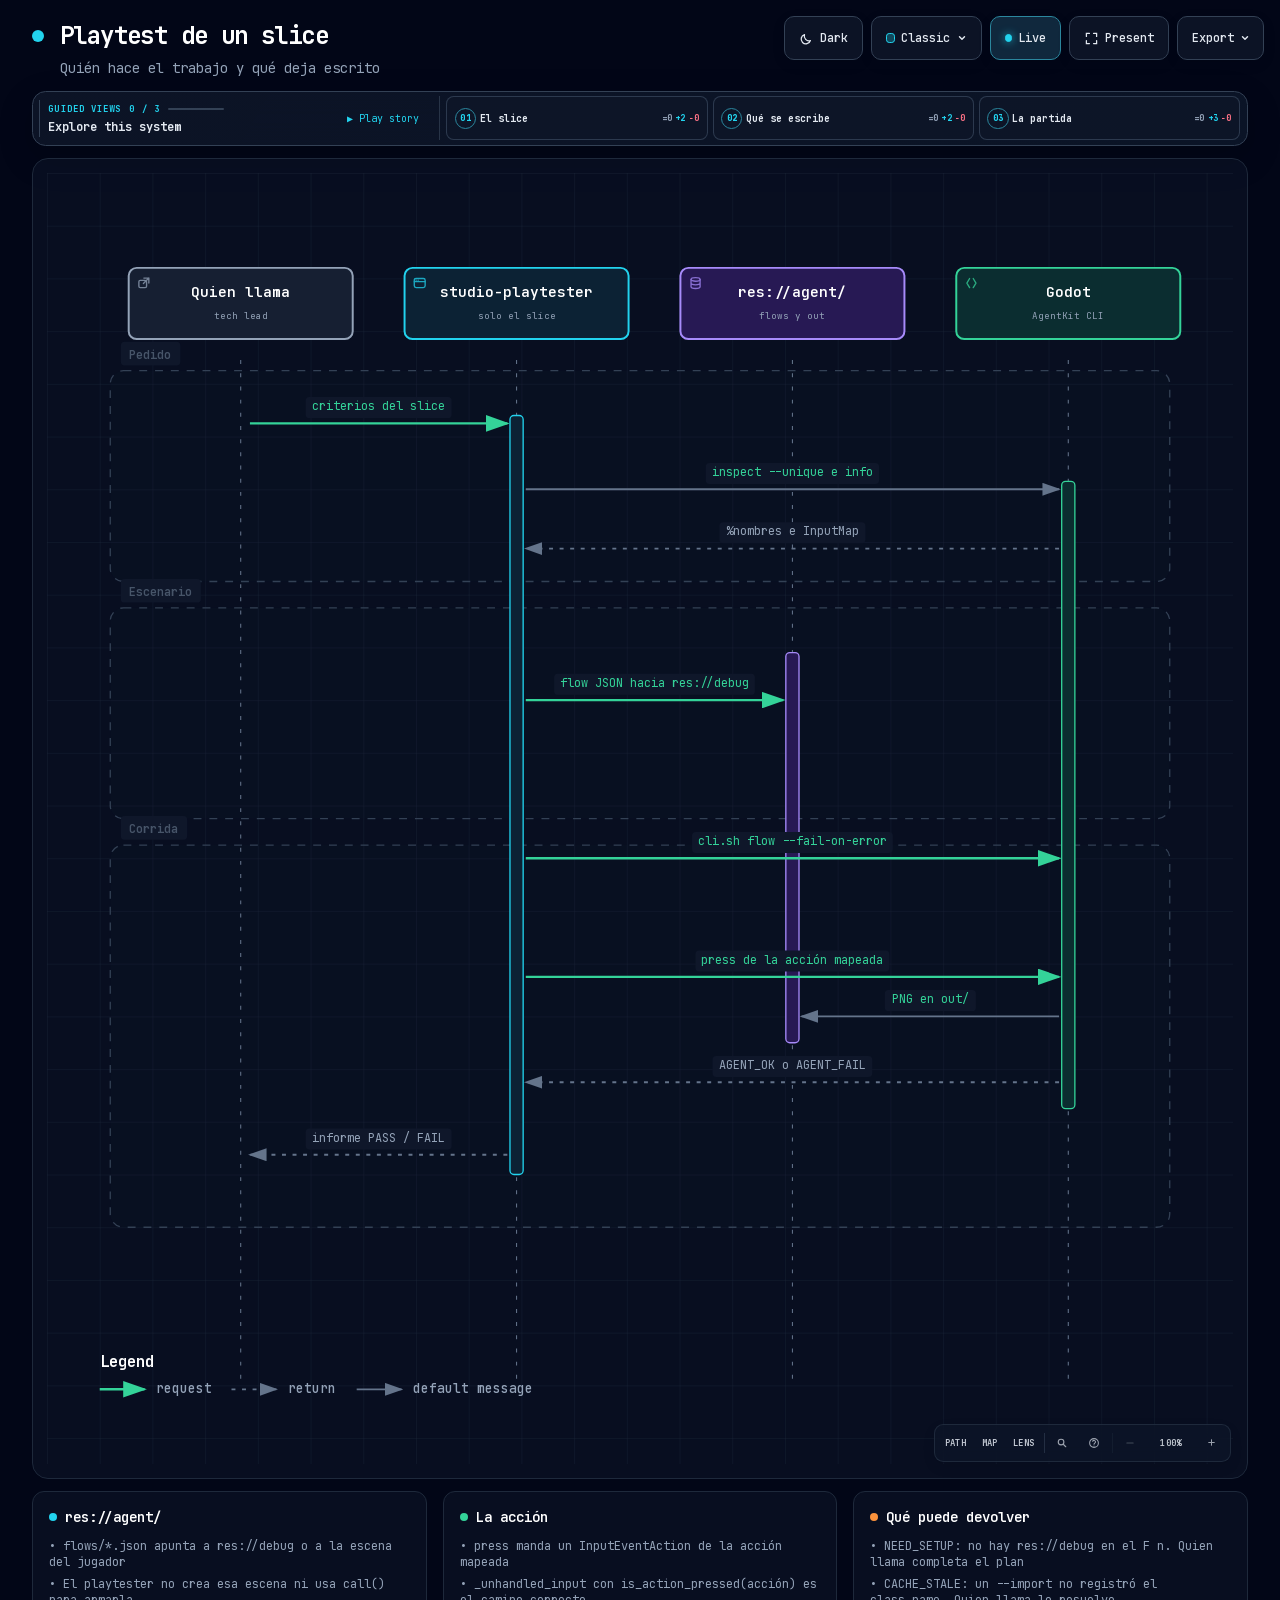
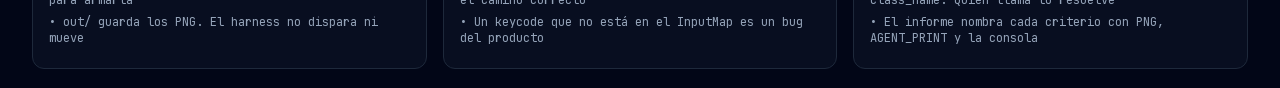
<file: docs/index.html>
<!DOCTYPE html>
<html lang="es">
<head>
  <meta charset="utf-8">
  <title>Playtest de un slice</title>
  <meta http-equiv="refresh" content="0; url=./architecture.html?theme=dark">
  <link rel="canonical" href="./architecture.html">
  <script>location.replace("./architecture.html?theme=dark");</script>
</head>
<body>
  <p><a href="./architecture.html?theme=dark">Abrir el mapa del playtest</a></p>
</body>
</html>
</file>
